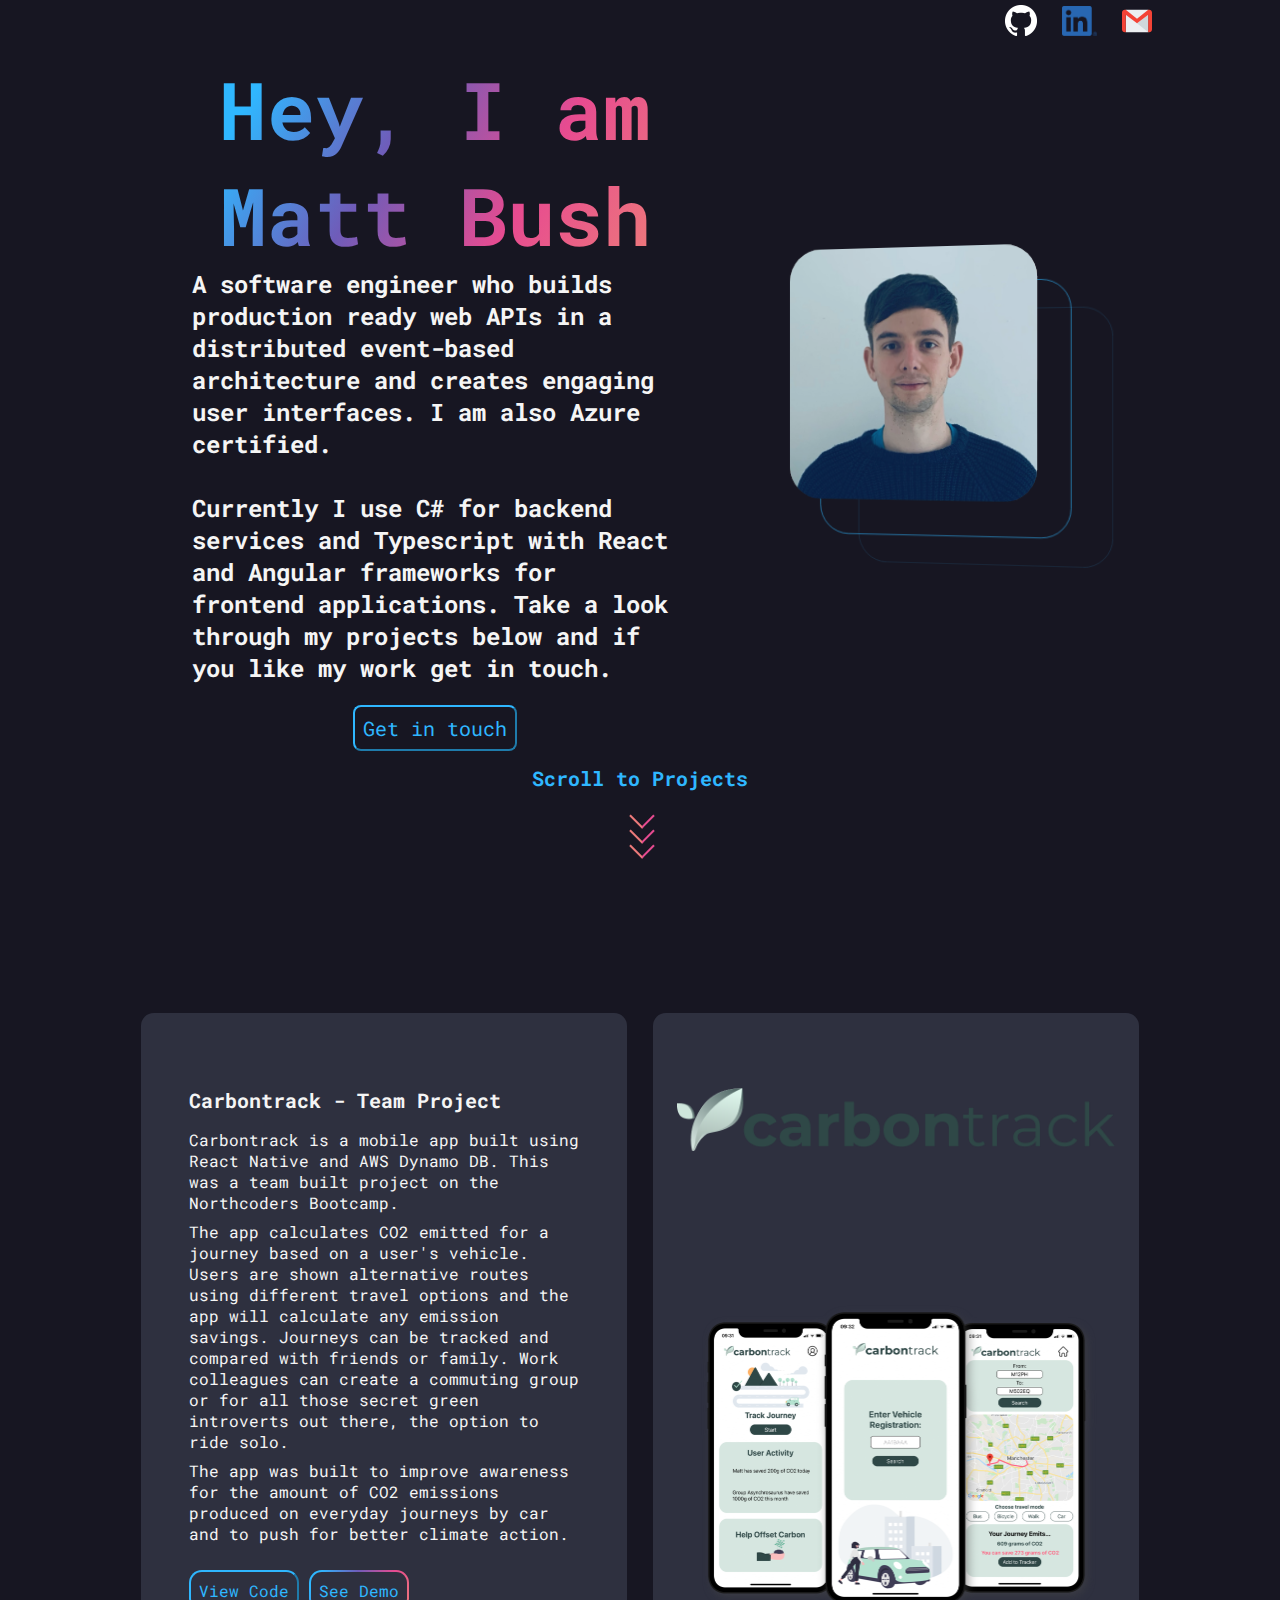
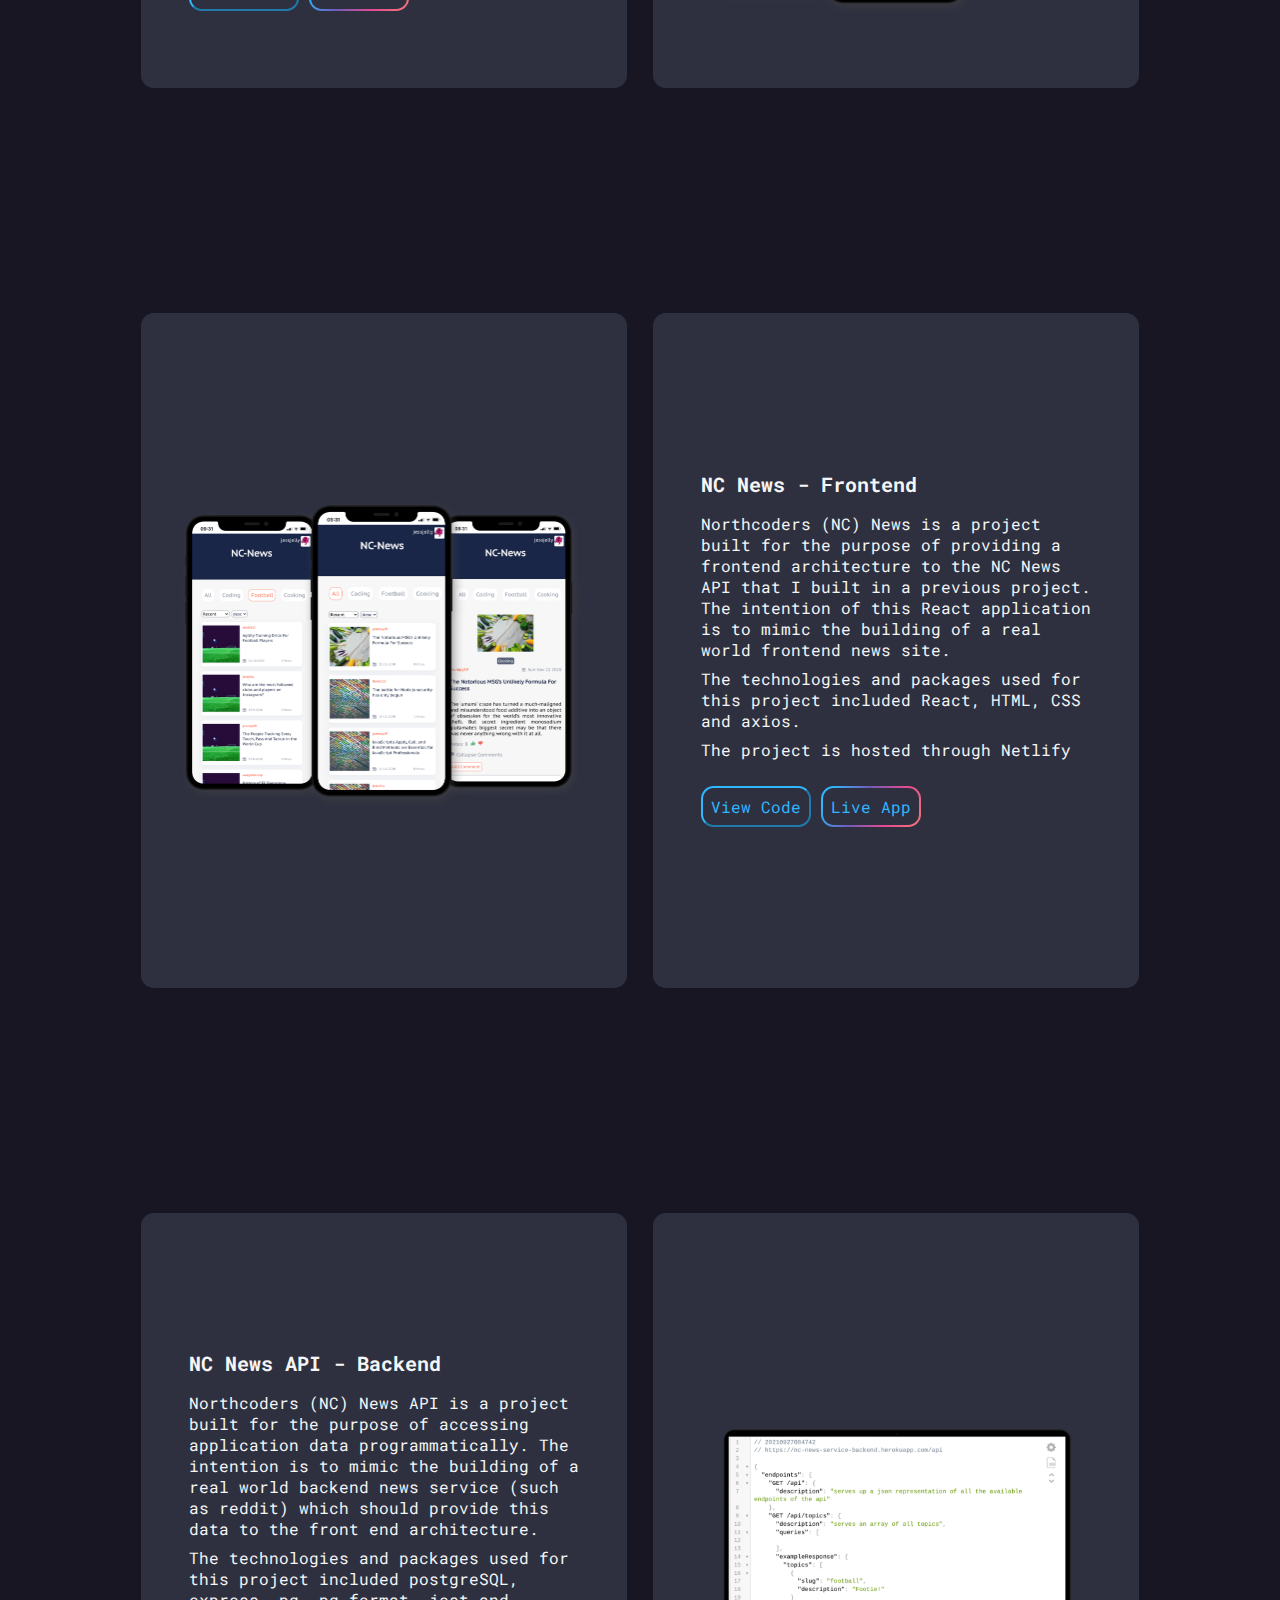
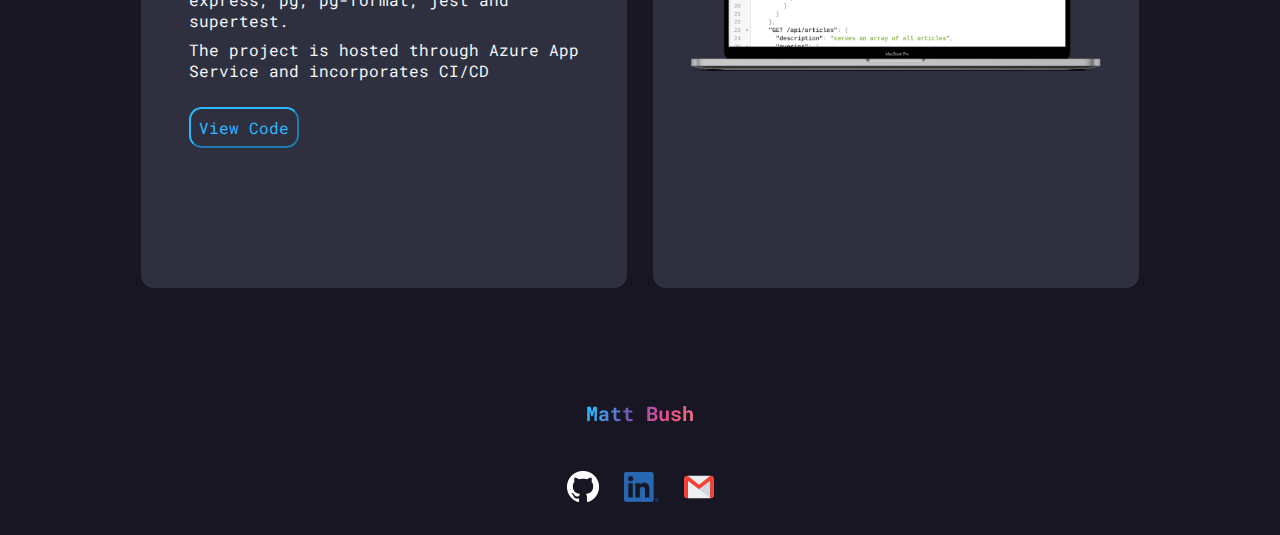
<file: index.html>
<!DOCTYPE html>
<html lang="en">
  <head>
    <meta charset="UTF-8" />
    <meta http-equiv="X-UA-Compatible" content="IE=edge" />
    <meta name="viewport" content="width=device-width, initial-scale=1.0" />
    <title>Matt Bush</title>
    <link rel="stylesheet" href="./styles/style.css" />
    <link rel="preconnect" href="https://fonts.googleapis.com" />
    <link rel="preconnect" href="https://fonts.gstatic.com" crossorigin />
    <link
      href="https://fonts.googleapis.com/css2?family=Roboto+Mono&display=swap"
      rel="stylesheet"
    />
    <link rel="icon" href="./images/MB-FAVICON.png" />
  </head>

  <body>
    <button onclick="topFunction()" id="toTop">
      <span class="toTop__arrow"></span>
    </button>
    <header id="header">
      <div id="icons" class="icons">
        <a target="_blank" href="https://github.com/mattbushdev">
          <img
            src="images/github-mark-light-32px.png"
            alt="link to my github"
            style="margin-right: 25px"
          />
        </a>
        <a target="_blank" href="https://www.linkedin.com/in/matthew-bush-001/">
          <img
            src="images/LI-In-Bug.png"
            alt="link to my LinkedIn profile"
            style="height: 30px; max-width: 35px; margin-right: 25px"
          />
        </a>
        <a href="mailto:mattbushdev@gmail.com">
          <img
            src="images/gmail.svg"
            alt="link to send email"
            style="height: 30px; max-width: 35px"
          />
        </a>
      </div>
    </header>
    <section id="introduction">
      <div class="title__block">
        <h1>Hey, I am<br />Matt Bush</h1>
        <h2>
          A software engineer who builds production ready web APIs in a
          distributed event-based architecture and creates engaging user
          interfaces. I am also Azure certified.
          <br /><br />
          Currently I use C# for backend services and Typescript with React and
          Angular frameworks for frontend applications. Take a look through my
          projects below and if you like my work get in touch.
        </h2>
        <a href="mailto:mattbushdev@gmail.com">
          <button class="title__button-contact">Get in touch</button>
        </a>
      </div>
      <div class="title__profile-block">
        <img
          src="images/me.svg"
          class="title__profile-image"
          alt="my profile picture"
        />
      </div>
    </section>
    <div id="divider" class="divider__block">
      <h3 class="divider__title">Scroll to Projects</h3>
      <div class="arrows-scroll">
        <span class="divider__arrows arrow-one"></span>
        <span class="divider__arrows arrow-two"></span>
        <span class="divider__arrows arrow-three"></span>
      </div>
    </div>

    <section id="project-1">
      <div class="project__card">
        <div id="card-body" class="project__card-body">
          <h3>Carbontrack - Team Project</h3>
          <p>
            Carbontrack is a mobile app built using React Native and AWS Dynamo
            DB. This was a team built project on the Northcoders Bootcamp.
          </p>
          <p>
            The app calculates CO2 emitted for a journey based on a user's
            vehicle. Users are shown alternative routes using different travel
            options and the app will calculate any emission savings. Journeys
            can be tracked and compared with friends or family. Work colleagues
            can create a commuting group or for all those secret green
            introverts out there, the option to ride solo.
          </p>
          <p>
            The app was built to improve awareness for the amount of CO2
            emissions produced on everyday journeys by car and to push for
            better climate action.
          </p>
          <a target="_blank" href="https://github.com/mattbushdev/carbon-track"
            ><button class="project__button-link">View Code</button>
          </a>
          <a target="_blank" href="https://youtu.be/qt_hCJjQVrk?t=130"
            ><button class="project__button-link--col">See Demo</button>
          </a>
        </div>
      </div>
      <div class="project__card">
        <img
          src="./images/carbontrack.png"
          alt="carbon track logo"
          class="project__card-image"
          height="60"
          width="450"
        />
        <img
          src="./images/carbontrack-3.png"
          alt="carbon track mobile app screen examples"
          class="project__card-image"
          height="375"
          width="550"
        />
      </div>
    </section>
    <section id="project-2">
      <div class="project__card">
        <img
          src="./images/nc-news-3.png"
          alt="code from backend project"
          class="project__card-image"
          height="375"
          width="550"
        />
      </div>
      <div class="project__card">
        <div id="card-body" class="project__card-body">
          <h3>NC News - Frontend</h3>
          <p>
            Northcoders (NC) News is a project built for the purpose of
            providing a frontend architecture to the NC News API that I built in
            a previous project. The intention of this React application is to
            mimic the building of a real world frontend news site.
          </p>
          <p>
            The technologies and packages used for this project included React,
            HTML, CSS and axios.
          </p>
          <p>The project is hosted through Netlify</p>
          <a target="_blank" href="https://github.com/mattbushdev/fe-nc-news"
            ><button class="project__button-link">View Code</button>
          </a>
          <a target="_blank" href="https://nc-news-service.netlify.app/">
            <button class="project__button-link--col">Live App</button>
          </a>
        </div>
      </div>
    </section>
    <section id="project-3">
      <div class="project__card">
        <div id="card-body" class="project__card-body">
          <h3>NC News API - Backend</h3>
          <p>
            Northcoders (NC) News API is a project built for the purpose of
            accessing application data programmatically. The intention is to
            mimic the building of a real world backend news service (such as
            reddit) which should provide this data to the front end
            architecture.
          </p>
          <p>
            The technologies and packages used for this project included
            postgreSQL, express, pg, pg-format, jest and supertest.
          </p>
          <p>
            The project is hosted through Azure App Service and incorporates
            CI/CD
          </p>
          <a target="_blank" href="https://github.com/mattbushdev/nc-news-api">
            <button class="project__button-link">View Code</button>
          </a>
        </div>
      </div>
      <div class="project__card">
        <img
          src="./images/nc-backend.png"
          alt="code from backend project"
          class="project__card-image"
          height="400"
          width="600"
        />
      </div>
    </section>
    <script>
      toTopButton = document.getElementById("toTop");
      window.onscroll = function () {
        scrollFunction();
      };

      function scrollFunction() {
        if (
          document.body.scrollTop > 20 ||
          document.documentElement.scrollTop > 20
        ) {
          toTopButton.style.display = "block";
        } else {
          toTopButton.style.display = "none";
        }
      }

      function topFunction() {
        document.body.scrollTop = 0;
        document.documentElement.scrollTop = 0;
      }
    </script>
    <footer class="footer__block">
      <h3 class="footer__text">Matt Bush</h3>
      <div id="icons" class="icons">
        <a target="_blank" href="https://github.com/mattbushdev">
          <img
            src="images/github-mark-light-32px.png"
            alt="link to my github"
            style="margin-right: 25px"
          />
        </a>
        <a target="_blank" href="https://www.linkedin.com/in/matthew-bush-001/">
          <img
            src="images/LI-In-Bug.png"
            alt="link to my LinkedIn profile"
            style="height: 30px; max-width: 35px; margin-right: 25px"
          />
        </a>
        <a href="mailto:mattbushdev@gmail.com">
          <img
            src="images/gmail.svg"
            alt="link to send email"
            style="height: 30px; max-width: 35px"
          />
        </a>
      </div>
    </footer>
  </body>
</html>
</file>
<file: styles/style.css>
* {
  padding: 0rem;
  margin: 0rem;
  font-family: "Roboto Mono", monospace;
  font-size: 16px;
}

body {
  background: #171622;
  color: whitesmoke;
  margin-left: 10%;
  margin-right: 10%;
}

header {
  display: flex;
  height: 5vh;
}

a {
  text-decoration: none;
}

.icons {
  display: flex;
  flex: 1;
  text-decoration: none;
  justify-content: flex-end;
  align-items: center;
}

section {
  display: flex;
  align-items: center;
  width: 100%;
}

#introduction {
  height: 80vh;
}

#project-1,
#project-2,
#project-3 {
  height: 100vh;
}

.title__block {
  display: flex;
  flex-direction: column;
  justify-content: space-around;
  align-items: center;
  color: whitesmoke;
  width: 60%;
}

h1 {
  font-size: 5rem;
  background-image: linear-gradient(120deg,
      #2fb7ff 10%,
      #6f5cb9,
      #e74b90 70%,
      #ed7a7a);
  -webkit-background-clip: text;
  background-clip: text;
  -webkit-text-fill-color: transparent;
}

h2 {
  font-size: 1.5rem;
  text-align: left;
  padding-left: 4rem;
  padding-right: 4rem;
}

h3 {
  color: whitesmoke;
  font-size: 1.25rem;
  margin-bottom: 1rem;
  box-shadow: 0 0 0 0 #2fb7ff;
}

.title__profile-block {
  display: flex;
  flex: 1;
  justify-content: center;
  width: 40%;
  perspective: 1000px;
}

.title__profile-image {
  width: 80%;
  height: auto;
  transform: rotateY(-10deg);
  -moz-transform: rotateY(-10deg);
  -webkit-transform: rotateY(-10deg);
  transition: all 1s ease-out;
}

.title__profile-image:hover {
  transform: rotateY(0deg);
  -moz-transform: rotateY(0deg);
  -webkit-transform: rotateY(0deg);
  transition: all 1s ease-out;
}

.title__button-contact {
  background: #171622;
  color: #2fb7ff;
  border-color: #2fb7ff;
  border-radius: 0.5rem;
  font-size: 1.25rem;
  padding: 0.5rem;
  margin-top: 1.5rem;
  -webkit-transform: translateY(-3px);
  transform: translateY(-3px);
}

.title__button-contact:hover {
  background: #2fb7ff;
  color: #171622;
  box-shadow: 0px 10px 10px rgba(0, 0, 0, 0.2);
  -webkit-transform: translateY(0);
  transform: translateY(0);
  transition: all 0.2s ease-out;
}

.divider__block,
.footer__block {
  display: flex;
  flex-direction: column;
  justify-content: center;
  align-items: center;
  height: 15vh;
  width: 100%;
}

.divider__title {
  display: flex;
  color: #2fb7ff;
  max-width: 30%;
  font-size: 1.25rem;
  text-align: center;
}

.arrows-scroll {
  display: block;
  height: 100%;
}

.divider__arrows {
  display: block;
  width: 5px;
  height: 5px;
  -moz-transform: rotate(45deg);
  -webkit-transform: rotate(45deg);
  transform: rotate(45deg);
  border-right: 2px solid #e74b90;
  border-bottom: 2px solid #ed7a7a;
  margin: 0 0 3px 4px;
  width: 16px;
  height: 16px;
}

.arrow-one,
.arrow-two,
.arrow-three {
  -webkit-animation: arrows-scroll 1s infinite;
  -moz-animation: arrows-scroll 1s infinite;
  animation: arrows-scroll 1s infinite;
}

.arrow-one {
  -webkit-animation-delay: 0.1s;
  -moz-animation-delay: 0.1s;
  -webkit-animation-direction: alternate;

  animation-direction: alternate;
  animation-delay: alternate;
}

.arrow-two {
  -webkit-animation-delay: 0.2s;
  -moz-animation-delay: 0.2s;
  -webkit-animation-direction: alternate;

  animation-delay: 0.2s;
  animation-direction: alternate;

  margin-top: -6px;
}

.arrow-three {
  -webkit-animation-delay: 0.3s;
  -moz-animation-delay: 0.3s;
  -webkit-animation-direction: alternate;

  animation-delay: 0.3s;
  animation-direction: alternate;

  margin-top: -6px;
}

@keyframes arrows-scroll {
  0% {
    opacity: 0;
  }

  50% {
    opacity: 0.5;
  }

  100% {
    opacity: 1;
  }
}

.project__card {
  display: flex;
  flex-direction: column;
  align-items: center;
  justify-content: space-around;
  height: 75%;
  width: 50%;
  background: #2e303f;
  border-radius: 0.8rem;
  margin: 0.8rem;
}

.project__card-body {
  color: whitesmoke;
  padding: 3rem;
}

p {
  margin-bottom: 0.5rem;
}

.project__card-image {
  width: 90%;
  height: auto;
  padding: 1rem;
}

.project__button-link {
  background: #2e303f;
  color: #2fb7ff;
  border-color: #2fb7ff;
  font-size: 1rem;
  padding: 0.5rem;
  margin-top: 1.25rem;
  border-radius: 0.8rem;
  text-decoration: none;
  -webkit-transform: translateY(-2px);
  transform: translateY(-2px);
}

.project__button-link:hover {
  background: #2fb7ff;
  color: #2e303f;
  box-shadow: 0px 10px 10px rgba(0, 0, 0, 0.2);
  -webkit-transform: translateY(0);
  transform: translateY(0);
  transition: all 0.4s ease-out;
}

.project__button-link--col {
  color: #2fb7ff;
  border-color: transparent;
  font-size: 1rem;
  padding: 0.5rem;
  margin-top: 1.25rem;
  border-radius: 0.8rem;
  background-image: linear-gradient(rgba(255, 255, 255, 0),
      rgba(255, 255, 255, 0)),
    linear-gradient(120deg, #2fb7ff 10%, #6f5cb9, #e74b90 70%, #ed7a7a);
  -webkit-background-clip: content-box, border-box;
  background-origin: border-box;
  background-clip: content-box, border-box;
  box-shadow: 2px 1000px 1px #2e303f inset;
  -webkit-transform: translateY(-2px);
  transform: translateY(-2px);
}

.project__button-link--col:hover {
  color: white;
  box-shadow: none;
  -webkit-transform: translateY(0);
  transform: translateY(0);
  transition: all 0.4s ease-out;
}

.footer__text {
  background-image: linear-gradient(120deg,
      #2fb7ff 10%,
      #6f5cb9,
      #e74b90 70%,
      #ed7a7a);
  -webkit-background-clip: text;
  background-clip: text;
  -webkit-text-fill-color: transparent;
}

#toTop {
  display: none;
  position: fixed;
  bottom: 2%;
  right: 2%;
  z-index: 99;
  border: none;
  background-image: linear-gradient(120deg,
      #2fb7ff 10%,
      #6f5cb9,
      #e74b90 70%,
      #ed7a7a);
  cursor: pointer;
  padding: 15px;
  border-radius: 10px;
  -webkit-transform: translateY(-2px);
  transform: translateY(-2px);
}

#toTop:hover {
  -webkit-transform: translateY(0);
  transform: translateY(0);
  transition: all 0.2s ease-out;
}

.toTop__arrow {
  display: block;
  width: 5px;
  height: 5px;
  -moz-transform: rotate(-135deg);
  -webkit-transform: rotate(-135deg);
  transform: rotate(-135deg);
  border-right: 2px solid white;
  border-bottom: 2px solid white;
}

@media only screen and (max-width: 1070px) {
  body {
    margin-left: 10%;
    margin-right: 10%;
  }

  .icons {
    justify-content: center;
  }

  section {
    flex-direction: column;
  }

  #introduction,
  #project-1,
  #project-2,
  #project-3 {
    height: auto;
  }

  #project-2 {
    flex-direction: column-reverse;
  }

  .title__profile-block {
    width: 100%;
    margin: 5%;
  }

  .title__block {
    width: 100%;
  }

  .project__card {
    width: 100%;
  }
}

@media only screen and (max-width: 425px) {
  body {
    margin-left: 5%;
    margin-right: 5%;
  }

  .icons {
    justify-content: center;
  }

  h1 {
    font-size: 2rem;
  }

  h2 {
    font-size: 0.9rem;
  }

  h3 {
    color: whitesmoke;
    font-size: 1rem;
    margin-bottom: 1rem;
  }

  p {
    font-size: 0.9rem;
  }

  section {
    flex-direction: column;
    align-items: center;
    justify-content: center;
    width: 100%;
  }

  #introduction,
  #project-1,
  #project-2,
  #project-3 {
    height: auto;
  }

  #project-2 {
    flex-direction: column-reverse;
  }

  .title__profile-block {
    width: 100%;
  }

  .title__block {
    width: 100%;
  }

  .title__button-contact {
    font-size: 1rem;
    margin-top: 1rem;
    margin-bottom: 1rem;
  }

  .divider__title {
    max-width: 100%;
    font-size: 1rem;
  }

  .project__card {
    width: 100%;
  }

  .project__card-body {
    padding: 1rem;
  }

  #toTop {
    bottom: 2%;
    right: 2%;
    padding: 10px;
    border-radius: 5px;
  }
}
</file>
